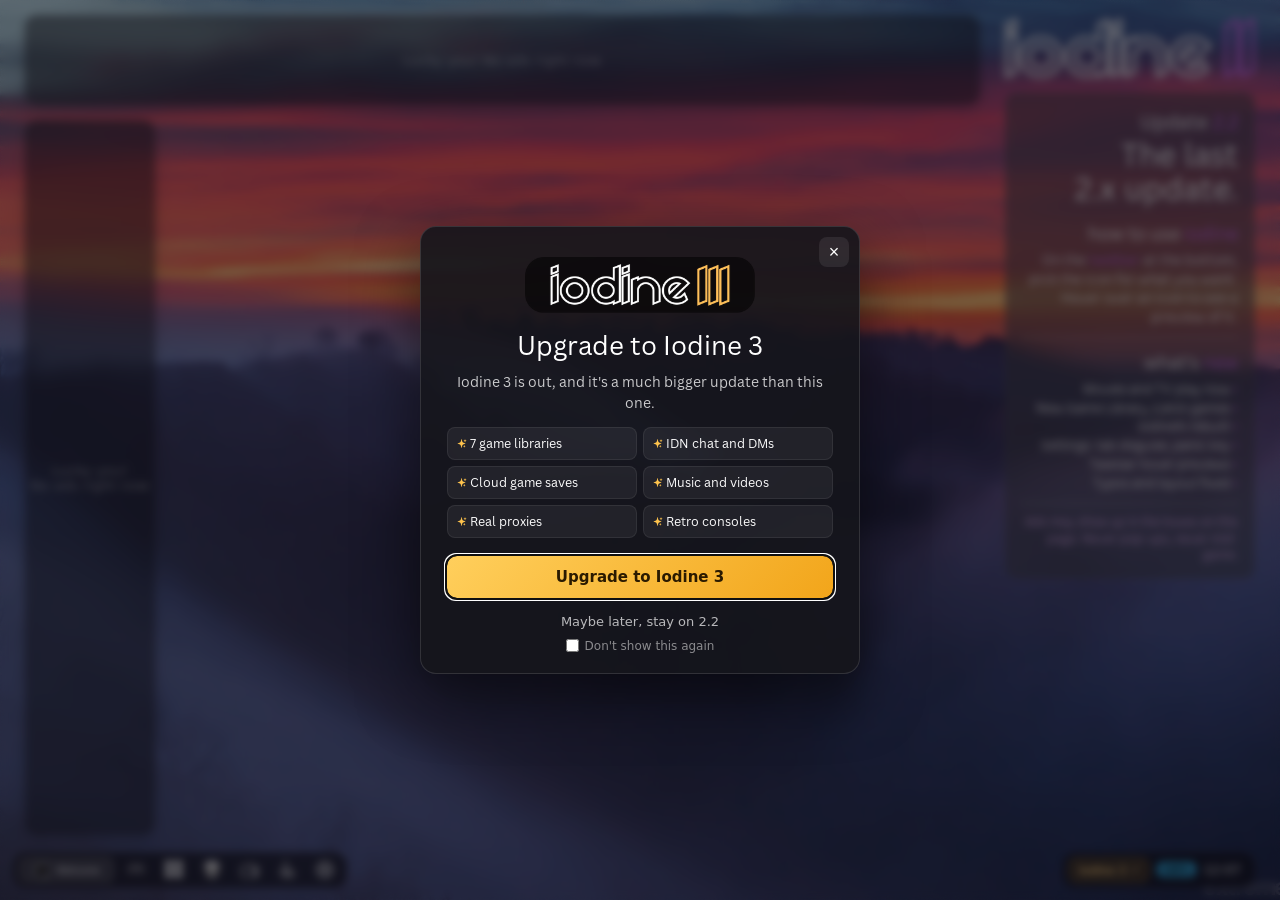
<file: Iodine 2.2/index.html>
<!DOCTYPE html>
<html lang="en">
<head>
    <meta charset="UTF-8">
    <meta name="viewport" content="width=device-width, initial-scale=1.0">
    <title>iodine II</title>
    <link rel="icon" type="image/png" href="assets/Iodine.png" id="favicon">
    <style>
        /* Iodine 2.2 - the desktop. Every app opens in the one frame in the
           middle; the taskbar picks which. */

        /* Where "Upgrade to Iodine 3" sends people is IODINE3_URL, at the
           top of the script at the bottom of this file. */
        :root {
            --accent: #cc6ce7;
            --glass: rgba(18, 18, 24, 0.65);
            --glass-edge: rgba(255, 255, 255, 0.1);
        }

        @font-face {
            font-family: 'Canva Sans';
            src: url('assets/CanvaSans-Regular.otf') format('opentype');
        }

        * { box-sizing: border-box; margin: 0; padding: 0; }

        body {
            width: 100vw;
            height: 100vh;
            overflow: hidden;
            font-family: system-ui, -apple-system, sans-serif;
            background: url('assets/background.gif') no-repeat center center / cover;
            background-color: #0b0713;
            position: relative;
        }

        /* ------------------------------------------------ top right: logo + update log */
        .logo {
            position: absolute;
            top: 18px;
            right: 25px;
            width: 250px;
            z-index: 20;
            pointer-events: none;
        }

        .update-log {
            position: absolute;
            top: 92px;
            right: 25px;
            width: 250px;
            max-height: calc(100vh - 160px);
            overflow-y: auto;
            padding: 16px 16px 14px;
            border-radius: 12px;
            background: rgba(70, 70, 78, 0.55);
            backdrop-filter: blur(10px);
            -webkit-backdrop-filter: blur(10px);
            border: 1px solid rgba(255, 255, 255, 0.08);
            color: #fff;
            font-family: 'Canva Sans', system-ui, sans-serif;
            text-align: right;
            z-index: 10;
            scrollbar-width: thin;
        }
        .update-log .version { font-size: 19px; }
        .update-log .version b { color: var(--accent); font-weight: normal; }
        .update-log h2 { font-size: 31px; font-weight: normal; line-height: 1.1; margin: 2px 0 16px; }
        .update-log h3 { font-size: 18px; font-weight: normal; margin: 12px 0 6px; }
        .update-log h3 b { color: var(--accent); font-weight: normal; }
        .update-log p { font-size: 13.5px; line-height: 1.4; }
        .update-log .hl { color: var(--accent); }
        .update-log hr { border: none; border-top: 1px dashed rgba(255,255,255,0.6); margin: 10px 0; }
        .update-log ul { list-style: none; font-size: 13px; line-height: 1.45; }
        .update-log li::after { content: ' \2022'; color: var(--accent); }
        .update-log .small { font-size: 12px; color: #e3b5f3; }

        /* ------------------------------------------------ ad boxes (homepage only) */
        .ad-space {
            background: rgba(18, 18, 24, 0.45);
            backdrop-filter: blur(8px);
            -webkit-backdrop-filter: blur(8px);
            border: 1px solid rgba(255, 255, 255, 0.08);
            border-radius: 12px;
            display: flex;
            align-items: center;
            justify-content: center;
            color: rgba(255, 255, 255, 0.5);
            font-size: 13px;
            font-weight: 500;
            text-align: center;
            letter-spacing: 0.5px;
            box-shadow: 0 4px 15px rgba(0, 0, 0, 0.2);
            pointer-events: none;
        }
        .home-ads { position: absolute; top: 15px; left: 25px; right: 300px; bottom: 65px; z-index: 5; }
        .ad-wide { position: absolute; top: 0; left: 0; right: 0; height: 90px; }
        .ad-tall { position: absolute; top: 105px; left: 0; width: 130px; bottom: 0; }

        /* ------------------------------------------------ the app frame */
        .desktop { position: absolute; inset: 0; z-index: 1; }
        #app-viewport { width: 100%; height: 100%; border: 0; display: none; background: transparent; }

        /* ------------------------------------------------ taskbar */
        .taskbar-container { position: fixed; bottom: 12.5px; left: 12.5px; z-index: 9999; }
        .status-container {
            position: fixed;
            bottom: 12.5px;
            right: 25px;
            z-index: 9999;
            gap: 8px;
            padding: 0 6px 0 6px;
            color: #fff;
            font-weight: 500;
            font-size: 13px;
        }
        .taskbar, .status-container {
            height: 36px;
            background: var(--glass);
            backdrop-filter: blur(12px);
            -webkit-backdrop-filter: blur(12px);
            border: 1px solid var(--glass-edge);
            border-radius: 13px;
            display: flex;
            align-items: center;
        }
        .taskbar { gap: 6px; padding: 0 5px; }

        .nav-btn {
            position: relative;
            display: flex;
            align-items: center;
            justify-content: center;
            background: transparent;
            border: 1px solid transparent;
            cursor: pointer;
            padding: 0 6px;
            border-radius: 8px;
            height: 26px;
            min-width: 26px;
            transition: all 0.3s cubic-bezier(0.25, 0.8, 0.25, 1);
            color: #fff;
        }
        .nav-btn img, .nav-btn svg { width: 17.8px; height: 17.8px; object-fit: contain; flex: none; }
        .nav-btn .tab-text {
            max-width: 0;
            opacity: 0;
            overflow: hidden;
            white-space: nowrap;
            transition: max-width 0.3s ease, opacity 0.2s ease, margin 0.3s ease;
            font-size: 10.6px;
            font-weight: 500;
        }
        .nav-btn:hover { background: rgba(255, 255, 255, 0.08); }
        .nav-btn:focus-visible { outline: 2px solid var(--accent); outline-offset: 1px; }
        .nav-btn.active {
            background: rgba(255, 255, 255, 0.15);
            border-color: rgba(255, 255, 255, 0.2);
            padding: 0 13px;
        }
        .nav-btn.active .tab-text { max-width: 90px; opacity: 1; margin-left: 6px; }

        /* The preview the welcome text promises: hover an icon, see what it is. */
        .preview {
            position: fixed;
            bottom: 58px;
            left: 0;
            width: 220px;
            padding: 10px 12px;
            border-radius: 12px;
            background: rgba(18, 18, 24, 0.82);
            backdrop-filter: blur(12px);
            -webkit-backdrop-filter: blur(12px);
            border: 1px solid var(--glass-edge);
            color: #fff;
            font-family: 'Canva Sans', system-ui, sans-serif;
            z-index: 10000;
            opacity: 0;
            transform: translateY(6px);
            transition: opacity 0.15s ease, transform 0.15s ease;
            pointer-events: none;
        }
        .preview.show { opacity: 1; transform: translateY(0); }
        .preview .p-title { font-size: 14px; }
        .preview .p-title b { color: var(--accent); font-weight: normal; }
        .preview .p-text { font-size: 12px; color: rgba(255,255,255,0.72); margin-top: 3px; line-height: 1.35; }

        .battery-pill {
            display: flex;
            align-items: center;
            justify-content: center;
            background: #4cd964;
            color: #000;
            font-weight: bold;
            font-size: 9.3px;
            padding: 2px 5px;
            border-radius: 5px;
            min-width: 31px;
            transition: background-color 0.5s ease;
        }
        #clock-display { padding-right: 7px; }

        .upgrade-pill {
            border: 1px solid rgba(255, 196, 77, 0.55);
            background: rgba(255, 176, 32, 0.16);
            color: #ffd27a;
            font: 600 10.5px system-ui, sans-serif;
            height: 24px;
            padding: 0 9px;
            border-radius: 8px;
            cursor: pointer;
            transition: background 0.2s ease;
        }
        .upgrade-pill:hover { background: rgba(255, 176, 32, 0.3); }

        /* ------------------------------------------------ "upgrade to iodine 3" */
        .upgrade-backdrop {
            position: fixed;
            inset: 0;
            z-index: 20000;
            display: flex;
            align-items: center;
            justify-content: center;
            background: rgba(5, 3, 10, 0.55);
            backdrop-filter: blur(4px);
            -webkit-backdrop-filter: blur(4px);
            opacity: 0;
            pointer-events: none;
            transition: opacity 0.25s ease;
        }
        .upgrade-backdrop.show { opacity: 1; pointer-events: auto; }
        .upgrade-card {
            position: relative;
            width: min(440px, calc(100vw - 32px));
            padding: 26px 26px 20px;
            border-radius: 16px;
            background: rgba(22, 22, 28, 0.9);
            border: 1px solid rgba(255, 255, 255, 0.12);
            box-shadow: 0 20px 60px rgba(0, 0, 0, 0.55);
            color: #fff;
            font-family: 'Canva Sans', system-ui, sans-serif;
            text-align: center;
            transform: translateY(12px) scale(0.98);
            transition: transform 0.25s ease;
        }
        .upgrade-backdrop.show .upgrade-card { transform: none; }
        .upgrade-card img { width: 230px; max-width: 80%; display: block; margin: 4px auto 14px; }
        .upgrade-card h2 { font-size: 26px; font-weight: normal; margin-bottom: 8px; }
        .upgrade-card p { font-size: 14px; line-height: 1.5; color: rgba(255,255,255,0.78); }
        .upgrade-card ul {
            list-style: none;
            margin: 14px 0 18px;
            display: grid;
            grid-template-columns: 1fr 1fr;
            gap: 6px;
            font-size: 12.5px;
            text-align: left;
        }
        .upgrade-card li {
            padding: 7px 9px;
            border-radius: 8px;
            background: rgba(255, 255, 255, 0.06);
            border: 1px solid rgba(255, 255, 255, 0.07);
        }
        .upgrade-card li::before { content: '\2726  '; color: #ffc44d; }
        .upgrade-go {
            display: block;
            width: 100%;
            padding: 12px;
            border: none;
            border-radius: 10px;
            background: linear-gradient(135deg, #ffcf5c, #f2a51a);
            color: #2a1a00;
            font: 700 15px system-ui, sans-serif;
            cursor: pointer;
            text-decoration: none;
            transition: filter 0.2s ease, transform 0.2s ease;
        }
        .upgrade-go:hover { filter: brightness(1.07); transform: translateY(-1px); }
        .upgrade-later {
            margin-top: 10px;
            background: none;
            border: none;
            color: rgba(255,255,255,0.7);
            font: 500 13px system-ui, sans-serif;
            cursor: pointer;
            padding: 6px 10px;
        }
        .upgrade-later:hover { color: #fff; text-decoration: underline; }
        .upgrade-never {
            display: flex;
            align-items: center;
            justify-content: center;
            gap: 6px;
            margin-top: 4px;
            font: 12px system-ui, sans-serif;
            color: rgba(255,255,255,0.5);
            cursor: pointer;
        }
        .upgrade-x {
            position: absolute;
            top: 10px;
            right: 10px;
            width: 30px;
            height: 30px;
            border-radius: 8px;
            border: none;
            background: rgba(255,255,255,0.08);
            color: #fff;
            font-size: 18px;
            line-height: 1;
            cursor: pointer;
        }
        .upgrade-x:hover { background: rgba(255,255,255,0.18); }

        @media (max-width: 900px) {
            .home-ads { display: none !important; }
        }
    </style>
</head>

<body>

    <img class="logo" src="assets/Iodine.png" alt="iodine II">

    <!-- The update log. This is the text that used to be a picture
         (Update1.png) - it is real text now, so it can be fixed without
         opening an image editor. -->
    <section class="update-log" id="welcome-container" aria-label="Update log">
        <div class="version">Update <b>2.2</b></div>
        <h2>The last<br>2.x update.</h2>

        <h3>how to use <b>iodine</b></h3>
        <p>On the <span class="hl">taskbar</span> at the bottom, pick the icon for what you want.
           Hover over an icon to see a preview of it.</p>

        <hr>
        <h3>what's <b>new</b></h3>
        <ul>
            <li>Movies and TV play now</li>
            <li>New Game Library, 2,800 games</li>
            <li>iodineAi rebuilt</li>
            <li>Settings: tab disguise, panic key</li>
            <li>Taskbar hover previews</li>
            <li>Typos and layout fixed</li>
        </ul>

        <hr>
        <p class="small">Ads may show up in the boxes on this page. Never pop-ups, never mid-game.</p>
    </section>

    <div id="homepage-ads" class="home-ads">
        <div class="ad-space ad-wide">Lucky you! No ads right now</div>
        <div class="ad-space ad-tall">Lucky you!<br>No ads right now</div>
    </div>

    <div class="desktop">
        <iframe id="app-viewport" title="Iodine app" allow="fullscreen; autoplay; clipboard-write; gamepad"></iframe>
    </div>

    <div class="taskbar-container">
        <nav class="taskbar" aria-label="Taskbar">
            <button class="nav-btn active" data-app="welcome" data-desc="The homepage, with the update log.">
                <img src="assets/welcome.png" alt=""><span class="tab-text">Welcome</span>
            </button>
            <button class="nav-btn" data-app="assets/games.html" data-desc="The new Game Library, Old Reliable, and the way to Iodine 3's libraries.">
                <img src="assets/games.png" alt=""><span class="tab-text">Games</span>
            </button>
            <button class="nav-btn" data-app="assets/apps.html" data-desc="iodineAi and NautilusOS.">
                <img src="assets/apps.png" alt=""><span class="tab-text">Apps</span>
            </button>
            <button class="nav-btn" data-app="assets/movies.html" data-desc="Paste a movie's IMDb ID and watch.">
                <img src="assets/movies.png" alt=""><span class="tab-text">Movies</span>
            </button>
            <button class="nav-btn" data-app="assets/tv.html" data-desc="Same as Movies, plus season and episode.">
                <img src="assets/tv.png" alt=""><span class="tab-text">TV</span>
            </button>
            <button class="nav-btn" data-app="assets/proxy.html" data-desc="Helios, Sandstone and Corrosion, with fullscreen.">
                <img src="assets/proxy.png" alt=""><span class="tab-text">Proxy</span>
            </button>
            <button class="nav-btn" data-app="assets/settings.html" data-desc="Tab disguise, panic key, about:blank, clock.">
                <svg viewBox="0 0 24 24" fill="none" stroke="#fff" stroke-width="2" stroke-linecap="round" stroke-linejoin="round" aria-hidden="true"><circle cx="12" cy="12" r="3"/><path d="M19.4 15a1.65 1.65 0 0 0 .33 1.82l.06.06a2 2 0 1 1-2.83 2.83l-.06-.06a1.65 1.65 0 0 0-1.82-.33 1.65 1.65 0 0 0-1 1.51V21a2 2 0 1 1-4 0v-.09A1.65 1.65 0 0 0 9 19.4a1.65 1.65 0 0 0-1.82.33l-.06.06a2 2 0 1 1-2.83-2.83l.06-.06A1.65 1.65 0 0 0 4.68 15a1.65 1.65 0 0 0-1.51-1H3a2 2 0 1 1 0-4h.09A1.65 1.65 0 0 0 4.6 9a1.65 1.65 0 0 0-.33-1.82l-.06-.06a2 2 0 1 1 2.83-2.83l.06.06A1.65 1.65 0 0 0 9 4.68a1.65 1.65 0 0 0 1-1.51V3a2 2 0 1 1 4 0v.09a1.65 1.65 0 0 0 1 1.51 1.65 1.65 0 0 0 1.82-.33l.06-.06a2 2 0 1 1 2.83 2.83l-.06.06A1.65 1.65 0 0 0 19.4 9a1.65 1.65 0 0 0 1.51 1H21a2 2 0 1 1 0 4h-.09a1.65 1.65 0 0 0-1.51 1z"/></svg>
                <span class="tab-text">Settings</span>
            </button>
        </nav>
    </div>

    <div class="preview" id="preview" aria-hidden="true">
        <div class="p-title" id="preview-title"></div>
        <div class="p-text" id="preview-text"></div>
    </div>

    <div class="status-container">
        <button class="upgrade-pill" id="upgrade-pill" title="Iodine 3 is out">Iodine 3 &#8599;</button>
        <div id="battery-display" class="battery-pill">--%</div>
        <div id="clock-display">--:--</div>
    </div>

    <!-- "Upgrade to Iodine 3". Click the X, "Maybe later", the dark area
         around it, or press Esc to close it. -->
    <div class="upgrade-backdrop" id="upgrade" role="dialog" aria-modal="true" aria-labelledby="upgrade-title">
        <div class="upgrade-card">
            <button class="upgrade-x" id="upgrade-x" aria-label="Close">&times;</button>
            <img src="assets/iodine3.png" alt="iodine III">
            <h2 id="upgrade-title">Upgrade to Iodine 3</h2>
            <p>Iodine 3 is out, and it's a much bigger update than this one.</p>
            <ul>
                <li>7 game libraries</li>
                <li>IDN chat and DMs</li>
                <li>Cloud game saves</li>
                <li>Music and videos</li>
                <li>Real proxies</li>
                <li>Retro consoles</li>
            </ul>
            <a class="upgrade-go" id="upgrade-go" href="#" target="_blank" rel="noopener">Upgrade to Iodine 3</a>
            <button class="upgrade-later" id="upgrade-later">Maybe later, stay on 2.2</button>
            <label class="upgrade-never"><input type="checkbox" id="upgrade-never"> Don't show this again</label>
        </div>
    </div>

    <script>
    (function () {
        'use strict';

        /* ------------------------------------------------------------ settings */
        var IODINE3_URL = 'https://uiwrwedby83.wasmer.app/';
        window.IODINE3_URL = IODINE3_URL;

        function load(key, fallback) {
            try {
                var raw = localStorage.getItem('iodine22_' + key);
                return raw === null ? fallback : JSON.parse(raw);
            } catch (e) { return fallback; }
        }
        function save(key, value) {
            try { localStorage.setItem('iodine22_' + key, JSON.stringify(value)); } catch (e) {}
        }

        var settings = load('settings', {});
        function setting(name, fallback) { return settings[name] === undefined ? fallback : settings[name]; }

        /* ------------------------------------------------------------ taskbar */
        var buttons = document.querySelectorAll('.nav-btn');
        var viewport = document.getElementById('app-viewport');
        var welcome = document.getElementById('welcome-container');
        var logo = document.querySelector('.logo');
        var ads = document.getElementById('homepage-ads');

        function open(app) {
            buttons.forEach(function (b) { b.classList.toggle('active', b.getAttribute('data-app') === app); });
            var home = app === 'welcome';
            welcome.style.display = home ? '' : 'none';
            logo.style.display = home ? '' : 'none';
            ads.style.display = home ? '' : 'none';
            if (home) {
                viewport.style.display = 'none';
                viewport.src = 'about:blank';
            } else {
                viewport.src = app;
                viewport.style.display = 'block';
            }
        }
        window.iodineOpen = open;

        buttons.forEach(function (btn) {
            btn.addEventListener('click', function () {
                if (btn.classList.contains('active')) return;
                open(btn.getAttribute('data-app'));
            });
        });

        /* Hover preview. */
        var preview = document.getElementById('preview');
        var pTitle = document.getElementById('preview-title');
        var pText = document.getElementById('preview-text');
        var hideTimer = null;
        buttons.forEach(function (btn) {
            btn.addEventListener('mouseenter', function () {
                clearTimeout(hideTimer);
                var name = btn.querySelector('.tab-text').textContent;
                pTitle.innerHTML = '';
                var b = document.createElement('b');
                b.textContent = name;
                pTitle.appendChild(b);
                pText.textContent = btn.getAttribute('data-desc') || '';
                var r = btn.getBoundingClientRect();
                preview.style.left = Math.max(8, Math.min(window.innerWidth - 228, r.left + r.width / 2 - 110)) + 'px';
                preview.classList.add('show');
            });
            btn.addEventListener('mouseleave', function () {
                hideTimer = setTimeout(function () { preview.classList.remove('show'); }, 80);
            });
        });

        /* ------------------------------------------------------------ clock + battery */
        function updateClock() {
            var now = new Date();
            var h = now.getHours();
            var m = String(now.getMinutes()).padStart(2, '0');
            var text;
            if (setting('clock24', false)) {
                text = String(h).padStart(2, '0') + ':' + m;
            } else {
                text = (h % 12 || 12) + ':' + m;
            }
            document.getElementById('clock-display').textContent = text;
        }
        setInterval(updateClock, 1000);
        updateClock();

        var pill = document.getElementById('battery-display');
        if (navigator.getBattery) {
            navigator.getBattery().then(function (battery) {
                function updateBattery() {
                    var level = Math.round(battery.level * 100);
                    pill.textContent = level + '%';
                    pill.title = battery.charging ? 'Charging' : '';
                    if (battery.charging) pill.style.backgroundColor = '#34aadc';
                    else if (level <= 20) pill.style.backgroundColor = '#ff3b30';
                    else if (level <= 50) pill.style.backgroundColor = '#ffcc00';
                    else pill.style.backgroundColor = '#4cd964';
                }
                updateBattery();
                battery.addEventListener('levelchange', updateBattery);
                battery.addEventListener('chargingchange', updateBattery);
            }).catch(function () { pill.style.display = 'none'; });
        } else {
            pill.style.display = 'none';           /* better nothing than a made-up 100% */
        }

        /* ------------------------------------------------------------ tab disguise */
        var realTitle = document.title;
        var favicon = document.getElementById('favicon');
        var realIcon = favicon.href;
        /* A plain grey page icon - no real company's logo. */
        var PLAIN_ICON = 'data:image/svg+xml,' + encodeURIComponent(
            '<svg xmlns="http://www.w3.org/2000/svg" viewBox="0 0 32 32"><rect x="6" y="3" width="20" height="26" rx="3" fill="#8a8f98"/>' +
            '<rect x="10" y="10" width="12" height="2" fill="#fff"/><rect x="10" y="15" width="12" height="2" fill="#fff"/><rect x="10" y="20" width="8" height="2" fill="#fff"/></svg>');

        function applyCloak() {
            var title = setting('cloakTitle', '');
            document.title = title || realTitle;
            favicon.href = title ? PLAIN_ICON : realIcon;
        }

        /* ------------------------------------------------------------ panic key */
        function panic(e) {
            var key = setting('panicKey', '');
            if (!key || e.key !== key) return;
            var t = e.target;
            if (t && (t.tagName === 'INPUT' || t.tagName === 'TEXTAREA' || t.isContentEditable)) return;
            e.preventDefault();
            var url = setting('panicUrl', 'https://classroom.google.com');
            try { window.top.location.replace(url); } catch (err) { window.location.replace(url); }
        }
        document.addEventListener('keydown', panic);

        /* Keys pressed inside an app go to the app's page, not this one, so
           the panic key is listened for in there too (and in any frames the
           app has, like a game inside the Game Library). */
        function hookFrame(win) {
            try {
                if (!win || win.__iodinePanic) return;
                win.__iodinePanic = true;
                win.document.addEventListener('keydown', panic);
                var inner = win.document.querySelectorAll('iframe');
                for (var i = 0; i < inner.length; i++) {
                    inner[i].addEventListener('load', function (ev) { hookFrame(ev.target.contentWindow); });
                    hookFrame(inner[i].contentWindow);
                }
            } catch (err) { /* another site's page - can't reach in, that's fine */ }
        }
        viewport.addEventListener('load', function () { hookFrame(viewport.contentWindow); });
        window.iodineHookFrame = hookFrame;

        /* Settings page calls this after saving. */
        window.iodineApplySettings = function () {
            settings = load('settings', {});
            applyCloak();
            updateClock();
        };
        applyCloak();

        /* ------------------------------------------------------------ upgrade prompt */
        var up = document.getElementById('upgrade');
        var goLink = document.getElementById('upgrade-go');
        var never = document.getElementById('upgrade-never');
        goLink.href = IODINE3_URL;

        function showUpgrade() {
            never.checked = !!load('hideUpgrade', false);
            up.classList.add('show');
            setTimeout(function () { goLink.focus(); }, 50);
        }
        function closeUpgrade() {
            up.classList.remove('show');
            save('hideUpgrade', never.checked);
        }
        window.iodineShowUpgrade = showUpgrade;

        document.getElementById('upgrade-x').addEventListener('click', closeUpgrade);
        document.getElementById('upgrade-later').addEventListener('click', closeUpgrade);
        goLink.addEventListener('click', function () { setTimeout(closeUpgrade, 100); });
        up.addEventListener('click', function (e) { if (e.target === up) closeUpgrade(); });
        document.addEventListener('keydown', function (e) {
            if (e.key === 'Escape' && up.classList.contains('show')) closeUpgrade();
        });
        document.getElementById('upgrade-pill').addEventListener('click', showUpgrade);

        if (!load('hideUpgrade', false)) setTimeout(showUpgrade, 700);
    })();
    </script>
</body>
</html>
</file>
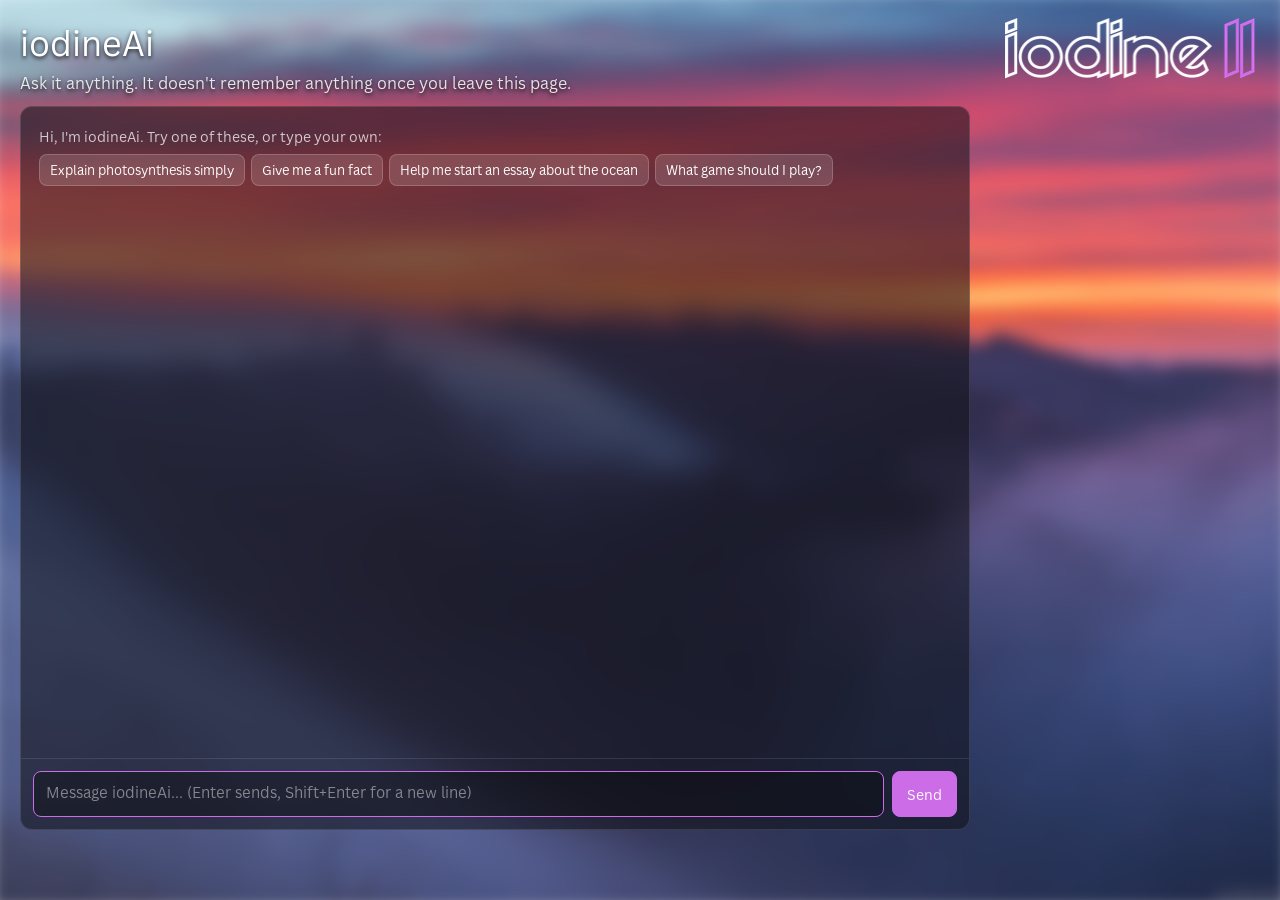
<file: Iodine 2.2/assets/ai.html>
<!DOCTYPE html>
<html lang="en">
<head>
<meta charset="UTF-8">
<title>iodineAi</title>
<link rel="stylesheet" href="app.css">
<style>
  .chat {
    position: absolute;
    top: 86px; left: 0; right: 290px; bottom: 70px;
    display: flex; flex-direction: column;
    text-shadow: none;
  }
  .log { flex: 1; overflow-y: auto; padding: 16px; display: flex; flex-direction: column; gap: 10px; scrollbar-width: thin; }
  .msg { max-width: 78%; padding: 10px 13px; border-radius: 12px; font-size: 15px; line-height: 1.45; white-space: pre-wrap; word-wrap: break-word; }
  .msg.me { align-self: flex-end; background: var(--accent); border-bottom-right-radius: 4px; }
  .msg.ai { align-self: flex-start; background: rgba(255,255,255,.13); border: 1px solid rgba(255,255,255,.12); border-bottom-left-radius: 4px; }
  .msg.ai code { background: rgba(0,0,0,.35); padding: 1px 5px; border-radius: 4px; font-family: ui-monospace, monospace; font-size: 13px; }
  .msg.ai pre { background: rgba(0,0,0,.4); padding: 10px; border-radius: 8px; overflow-x: auto; white-space: pre; margin: 6px 0; }
  .msg.ai pre code { background: none; padding: 0; }
  .msg.err { align-self: flex-start; background: rgba(255,59,48,.18); border: 1px solid rgba(255,59,48,.4); }
  .typing span { display: inline-block; width: 7px; height: 7px; margin: 0 2px; border-radius: 50%; background: #fff; opacity: .4; animation: blink 1s infinite; }
  .typing span:nth-child(2) { animation-delay: .15s; } .typing span:nth-child(3) { animation-delay: .3s; }
  @keyframes blink { 50% { opacity: 1; } }
  .ask { display: flex; gap: 8px; padding: 12px; border-top: 1px solid rgba(255,255,255,.1); }
  .ask textarea { flex: 1; resize: none; height: 46px; max-height: 140px; font-size: 15px; }
  .hello { color: rgba(255,255,255,.75); font-size: 14px; padding: 4px 2px; }
  .chips { display: flex; flex-wrap: wrap; gap: 6px; margin-top: 8px; }
  .chips .btn { font-size: 13px; padding: 6px 10px; }
  @media (max-width: 800px) { .chat { right: 0; } }
</style>
</head>
<body>
<img class="top-right-center" src="Iodine.png" alt="">
<div class="bg-img"></div>
<div class="content" style="overflow:hidden">
  <h1>iodineAi</h1>
  <p>Ask it anything. It doesn't remember anything once you leave this page.</p>

  <div class="chat panel">
    <div class="log" id="log">
      <div class="hello">Hi, I'm iodineAi. Try one of these, or type your own:
        <div class="chips">
          <button class="btn chip">Explain photosynthesis simply</button>
          <button class="btn chip">Give me a fun fact</button>
          <button class="btn chip">Help me start an essay about the ocean</button>
          <button class="btn chip">What game should I play?</button>
        </div>
      </div>
    </div>
    <form class="ask" id="ask">
      <textarea class="field" id="input" placeholder="Message iodineAi... (Enter sends, Shift+Enter for a new line)" aria-label="Message"></textarea>
      <button class="btn primary" id="send" type="submit">Send</button>
    </form>
  </div>
</div>

<script>
(function () {
  'use strict';

  /* ---------------------------------------------------------------- routes
     The old iodineAi used one private server that stopped answering,
     which is why it only worked "50/50". This one has three ways to
     answer and uses the first that works:

       1. YOUR KEY, if you fill in OWNER below (OpenRouter, Groq and
          OpenAI all work - anything "OpenAI-compatible"). Put a spend
          limit on it: anyone can read this file.
       2. A FREE SERVICE, no key. Free services come and go - this one
          started refusing some browsers in 2026 - so it is not relied on.
       3. ON THE DEVICE. A small model downloads once (about 400 MB) and
          runs inside the browser. Asks first, because that is big. Needs
          Chrome or Edge (WebGPU). After that nothing can block it.       */
  var OWNER = {
    endpoint: '',          /* e.g. 'https://openrouter.ai/api/v1/chat/completions' */
    key: '',
    model: 'meta-llama/llama-3.3-70b-instruct:free'
  };
  var ENDPOINT = 'https://text.pollinations.ai/openai';
  var WEBLLM_URL = 'https://cdn.jsdelivr.net/npm/@mlc-ai/web-llm@0.2.79/+esm';
  var LOCAL_MODEL = 'Qwen2.5-0.5B-Instruct-q4f16_1-MLC';
  var SYSTEM = 'You are iodineAi, a friendly assistant inside Iodine 2.2, a website students use. ' +
               'Keep answers short and clear unless asked for detail. Use simple language. ' +
               'For homework, explain how to get the answer rather than only giving it.';

  var log = document.getElementById('log');
  var input = document.getElementById('input');
  var send = document.getElementById('send');
  var history = [];
  var busy = false;

  function esc(s) { return s.replace(/[&<>"]/g, function (c) { return { '&': '&amp;', '<': '&lt;', '>': '&gt;', '"': '&quot;' }[c]; }); }

  /* Just enough formatting: code blocks, `code`, **bold**. Everything is
     escaped first, so nothing the AI says can run as code on this page. */
  function format(text) {
    var out = esc(text);
    out = out.replace(/```[a-z0-9]*\n?([\s\S]*?)```/gi, function (_, code) { return '<pre><code>' + code + '</code></pre>'; });
    out = out.replace(/`([^`\n]+)`/g, '<code>$1</code>');
    out = out.replace(/\*\*([^*\n]+)\*\*/g, '<b>$1</b>');
    return out;
  }

  function add(kind, text) {
    var d = document.createElement('div');
    d.className = 'msg ' + kind;
    if (kind === 'ai') d.innerHTML = format(text); else d.textContent = text;
    log.appendChild(d);
    log.scrollTop = log.scrollHeight;
    return d;
  }

  function typing() {
    var d = document.createElement('div');
    d.className = 'msg ai typing';
    d.innerHTML = '<span></span><span></span><span></span>';
    log.appendChild(d);
    log.scrollTop = log.scrollHeight;
    return d;
  }

  function withTimeout(ms) {
    var ctl = window.AbortController ? new AbortController() : null;
    var timer = setTimeout(function () { if (ctl) ctl.abort(); }, ms);
    return { signal: ctl ? ctl.signal : undefined, done: function () { clearTimeout(timer); } };
  }
  function messages() { return [{ role: 'system', content: SYSTEM }].concat(history.slice(-12)); }
  function readReply(text) {
    var reply = '';
    try {
      var j = JSON.parse(text);
      reply = (((j.choices || [])[0] || {}).message || {}).content || '';
    } catch (e) { reply = text; }
    reply = String(reply || '').trim();
    if (!reply || /turnstile|api key|budget|unauthori[sz]ed/i.test(reply.slice(0, 200))) throw new Error('no answer');
    return reply;
  }

  function askOwner() {
    if (!OWNER.endpoint || !OWNER.key) return Promise.reject(new Error('no key set'));
    var t = withTimeout(45000);
    return fetch(OWNER.endpoint, {
      method: 'POST',
      headers: { 'Content-Type': 'application/json', 'Authorization': 'Bearer ' + OWNER.key },
      body: JSON.stringify({ model: OWNER.model, messages: messages() }),
      signal: t.signal
    }).then(function (r) { if (!r.ok) throw new Error('HTTP ' + r.status); return r.text(); })
      .then(function (x) { t.done(); return readReply(x); }, function (e) { t.done(); throw e; });
  }

  function askFree() {
    var t = withTimeout(30000);
    return fetch(ENDPOINT, {
      method: 'POST',
      headers: { 'Content-Type': 'application/json' },
      body: JSON.stringify({ model: 'openai', messages: messages(), private: true }),
      signal: t.signal
    }).then(function (r) { if (!r.ok) throw new Error('HTTP ' + r.status); return r.text(); })
      .then(function (x) { t.done(); return readReply(x); }, function (e) { t.done(); throw e; });
  }

  var local = { engine: null, loading: null, allowed: false };
  function loadLocal(onProgress) {
    if (local.engine) return Promise.resolve(local.engine);
    if (local.loading) return local.loading;
    if (!navigator.gpu) {
      return Promise.reject(new Error('This browser can’t run the on-device model (it needs WebGPU: Chrome or Edge).'));
    }
    local.loading = import(WEBLLM_URL).then(function (mod) {
      return mod.CreateMLCEngine(LOCAL_MODEL, {
        initProgressCallback: function (p) { if (onProgress) onProgress((p && p.text) || ''); }
      });
    }).then(function (engine) {
      local.engine = engine;
      local.loading = null;
      try { localStorage.setItem('iodine22_ai_local', '1'); } catch (e) {}
      return engine;
    }, function (err) { local.loading = null; throw err; });
    return local.loading;
  }
  function askLocal(onProgress) {
    return loadLocal(onProgress).then(function (engine) {
      return engine.chat.completions.create({ messages: messages() });
    }).then(function (res) {
      return String(((res.choices || [])[0] || {}).message && res.choices[0].message.content || '').trim();
    });
  }
  /* Once someone has downloaded the model, it is on their computer, so
     later visits can go straight to it without asking again. */
  try { local.allowed = localStorage.getItem('iodine22_ai_local') === '1'; } catch (e) {}

  function ask(question, onProgress, localOnly) {
    if (localOnly) return askLocal(onProgress);
    return askOwner().catch(askFree).catch(function () {
      if (local.allowed || local.engine) return askLocal(onProgress);
      var e = new Error('need-local');
      throw e;
    });
  }

  function offerLocal(question) {
    var d = document.createElement('div');
    d.className = 'msg ai';
    d.innerHTML = 'The free AI service didn’t answer (it may be blocked or busy). ' +
      'iodineAi can run <b>on your computer</b> instead: a small model downloads once, about 400 MB, ' +
      'then works even if every AI site is blocked. Needs Chrome or Edge.' +
      '<div class="chips"><button class="btn primary">Download it and answer</button><button class="btn">Not now</button></div>';
    log.appendChild(d);
    log.scrollTop = log.scrollHeight;
    var btns = d.querySelectorAll('button');
    btns[1].addEventListener('click', function () { d.remove(); });
    btns[0].addEventListener('click', function () {
      d.remove();
      local.allowed = true;
      history.push({ role: 'user', content: question });
      run(question, true);
    });
  }

  function run(text, localOnly) {
    busy = true;
    send.disabled = true;
    var dots = typing();
    var progress = null;
    function onProgress(t) {
      if (!progress) { progress = add('ai', ''); progress.classList.add('typing-text'); }
      progress.textContent = 'Setting up the on-device model: ' + t;
      log.scrollTop = log.scrollHeight;
    }
    ask(text, onProgress, localOnly).then(function (answer) {
      dots.remove();
      if (progress) progress.remove();
      add('ai', answer);
      history.push({ role: 'assistant', content: answer });
    }).catch(function (err) {
      dots.remove();
      if (progress) progress.remove();
      history.pop();
      if (err && err.message === 'need-local') { offerLocal(text); return; }
      var m = (err && err.message) || '';
      add('err', /GPU/i.test(m)
        ? 'This computer can’t run the on-device model (it needs WebGPU: Chrome or Edge on a computer with graphics support). The free service might be back later.'
        : 'iodineAi couldn’t answer just now. Try again in a moment.');
    }).then(function () {
      busy = false;
      send.disabled = false;
      input.focus();
    });
  }

  function submit(text) {
    text = (text || '').trim();
    if (!text || busy) return;
    input.value = '';
    var hello = log.querySelector('.hello');
    if (hello) hello.remove();
    add('me', text);
    history.push({ role: 'user', content: text });
    run(text);
  }

  document.getElementById('ask').addEventListener('submit', function (e) { e.preventDefault(); submit(input.value); });
  input.addEventListener('keydown', function (e) {
    if (e.key === 'Enter' && !e.shiftKey) { e.preventDefault(); submit(input.value); }
  });
  input.addEventListener('input', function () {
    input.style.height = '46px';
    input.style.height = Math.min(140, input.scrollHeight) + 'px';
  });
  Array.prototype.forEach.call(document.querySelectorAll('.chip'), function (b) {
    b.addEventListener('click', function () { submit(b.textContent); });
  });
  input.focus();
})();
</script>
</body>
</html>
</file>
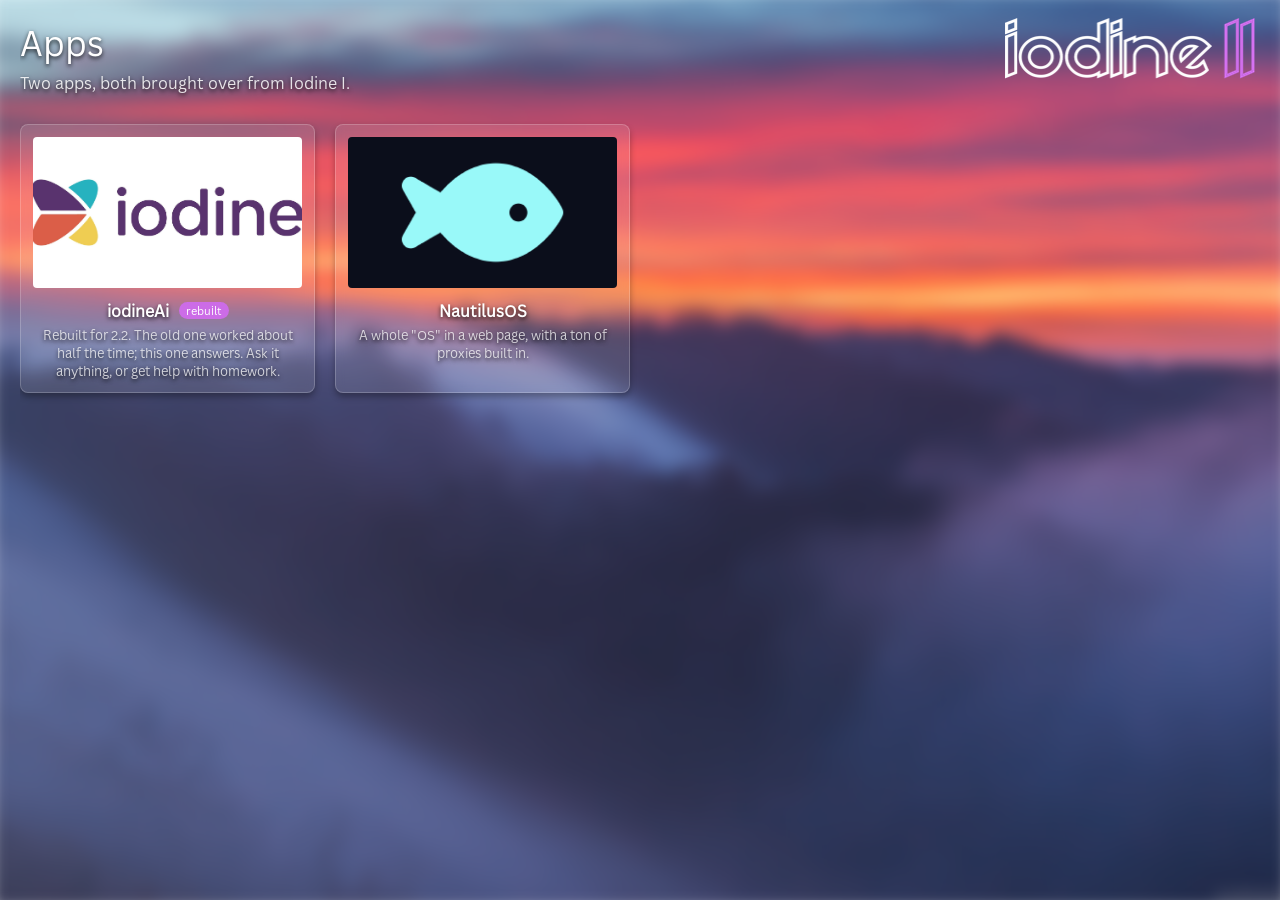
<file: Iodine 2.2/assets/apps.html>
<!DOCTYPE html>
<html lang="en">
<head>
<meta charset="UTF-8">
<title>Apps</title>
<link rel="stylesheet" href="app.css">
</head>
<body>
<img class="top-right-center" src="Iodine.png" alt="">
<div class="bg-img"></div>
<div class="content">
  <h1>Apps</h1>
  <p>Two apps, both brought over from Iodine I.</p>

  <div class="grid-container">
    <a href="ai.html" class="game-link">
      <div class="game-box">
        <img src="iodineai.png" alt="">
        <div class="title">iodineAi <span class="badge">rebuilt</span></div>
        <div class="caption">Rebuilt for 2.2. The old one worked about half the time; this one answers. Ask it anything, or get help with homework.</div>
      </div>
    </a>
    <a href="nautlus.html" class="game-link">
      <div class="game-box">
        <img src="nautilus.png" alt="">
        <div class="title">NautilusOS</div>
        <div class="caption">A whole "OS" in a web page, with a ton of proxies built in.</div>
      </div>
    </a>
  </div>
</div>
</body>
</html>
</file>
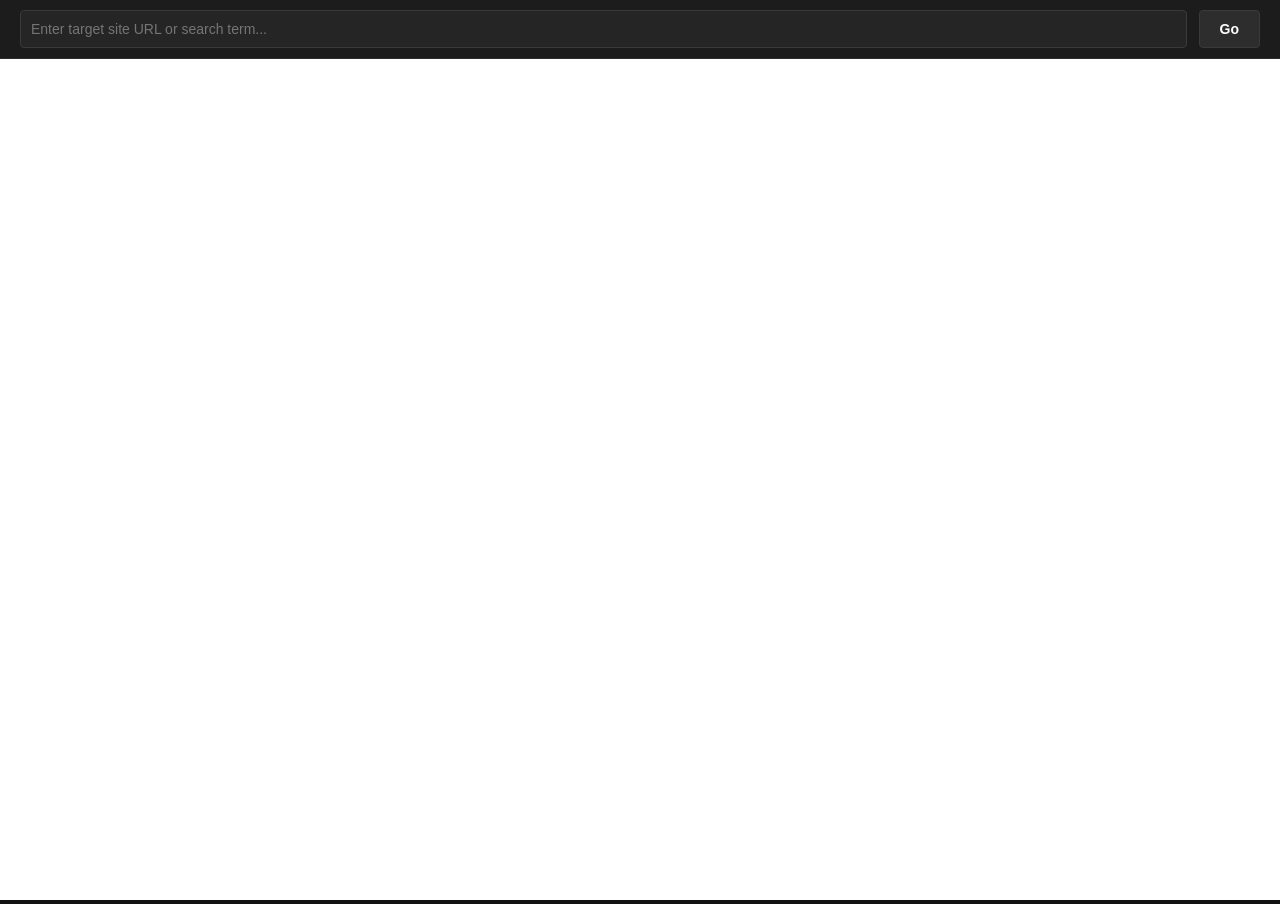
<file: Iodine 2.2/assets/corrosion.html>
<!DOCTYPE html>
<html lang="en">
<head>
    <meta charset="UTF-8">
    <meta name="viewport" content="width=device-width, initial-scale=1.0">
    <title>Corrosion Portal</title>
    <style>
        body, html {
            margin: 0;
            padding: 0;
            width: 100%;
            height: 100%;
            background-color: #121212;
            color: #ffffff;
            font-family: sans-serif;
            display: flex;
            flex-direction: column;
            overflow: hidden;
        }
        .nav-bar {
            background-color: #1c1c1c;
            padding: 10px 20px;
            display: flex;
            gap: 12px;
            align-items: center;
            border-bottom: 1px solid #2d2d2d;
        }
        input[type="text"] {
            flex: 1;
            padding: 10px;
            border: 1px solid #3a3a3a;
            border-radius: 4px;
            background-color: #252525;
            color: #ffffff;
            font-size: 14px;
            outline: none;
        }
        input[type="text"]:focus {
            border-color: #555;
        }
        button {
            padding: 10px 20px;
            background-color: #2d2d2d;
            color: #ffffff;
            border: 1px solid #3a3a3a;
            border-radius: 4px;
            cursor: pointer;
            font-size: 14px;
            font-weight: bold;
        }
        button:hover {
            background-color: #3d3d3d;
            border-color: #4a4a4a;
        }
        .frame-container {
            flex: 1;
            width: 100%;
            height: 100%;
            background: #000;
            position: relative;
        }
        iframe {
            width: 100%;
            height: 100%;
            border: none;
            background: #ffffff;
        }
    </style>
</head>
<body>

    <div class="nav-bar">
        <input type="text" id="urlInput" placeholder="Enter target site URL or search term...">
        <button id="surfBtn">Go</button>
    </div>

    <div class="frame-container">
        <iframe id="proxyFrame" sandbox="allow-scripts allow-same-origin allow-forms allow-popups allow-pointer-lock"></iframe>
    </div>

    <script>
        const urlInput = document.getElementById('urlInput');
        const surfBtn = document.getElementById('surfBtn');
        const proxyFrame = document.getElementById('proxyFrame');

        function launchUrl() {
            let target = urlInput.value.trim();
            if (!target) return;

            if (!target.startsWith('http://') && !target.startsWith('https://')) {
                if (target.includes('.') && !target.includes(' ')) {
                    target = 'https://' + target;
                } else {
                    target = 'https://google.com' + encodeURIComponent(target);
                }
            }

            proxyFrame.src = target;
        }

        surfBtn.addEventListener('click', launchUrl);
        urlInput.addEventListener('keypress', (e) => {
            if (e.key === 'Enter') launchUrl();
        });
    </script>
</body>
</html>
</file>
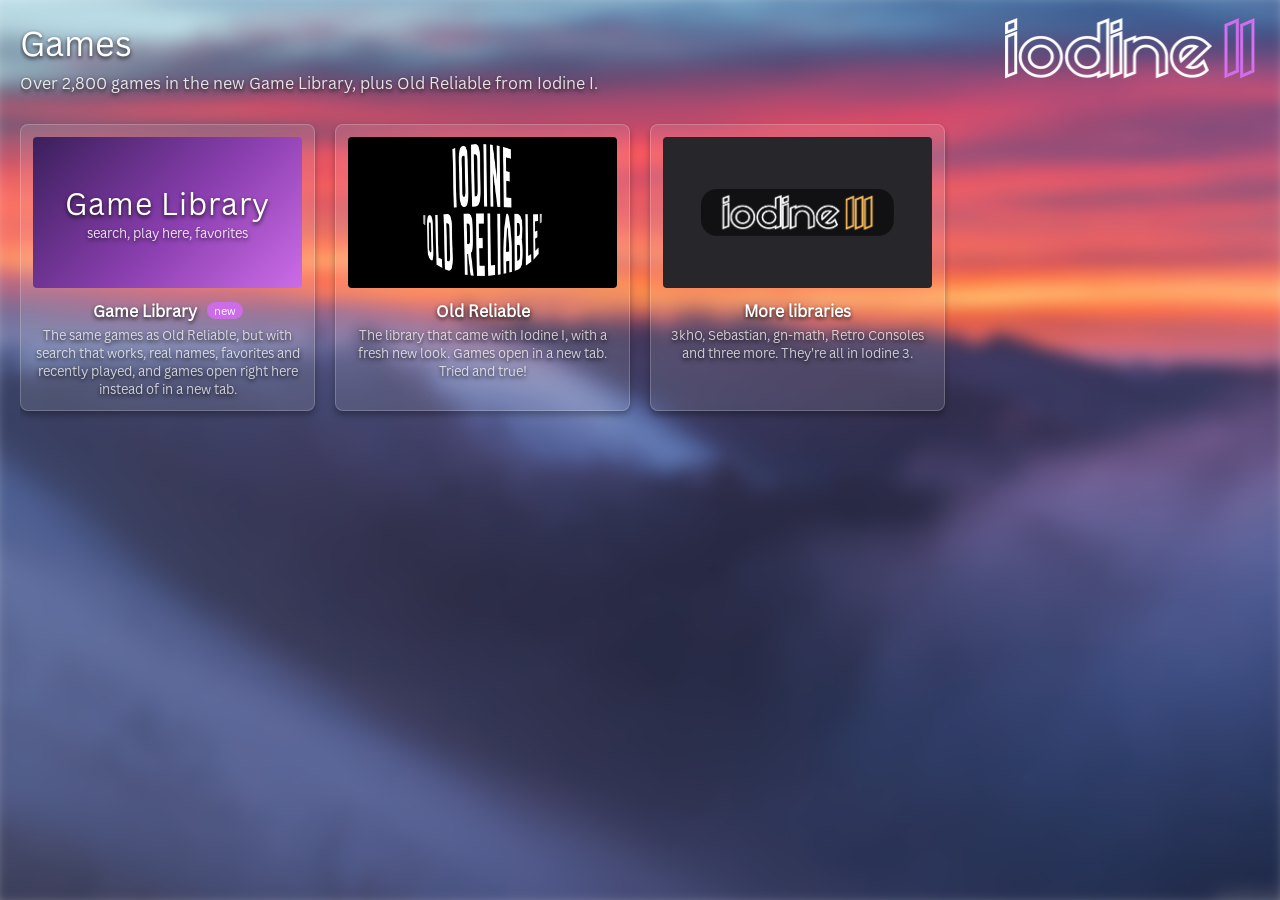
<file: Iodine 2.2/assets/games.html>
<!DOCTYPE html>
<html lang="en">
<head>
<meta charset="UTF-8">
<title>games</title>
<link rel="stylesheet" href="app.css">
<style>
  .thumb.lib {
    display: flex; align-items: center; justify-content: center; flex-direction: column;
    background: linear-gradient(135deg, #3b1f5c, #8b3fb0 55%, #cc6ce7);
    font-size: 30px; letter-spacing: 1px;
  }
  .thumb.lib small { font-size: 13px; opacity: .85; letter-spacing: 0; }
  .thumb.three { background: #26262b; display: flex; align-items: center; justify-content: center; }
  .thumb.three img { width: 72%; height: auto; aspect-ratio: auto; background: none; }
</style>
</head>
<body>
<img class="top-right-center" src="Iodine.png" alt="">
<div class="bg-img"></div>
<div class="content">
  <h1>Games</h1>
  <p>Over 2,800 games in the new Game Library, plus Old Reliable from Iodine I.</p>

  <div class="grid-container">
    <a href="library.html" class="game-link">
      <div class="game-box">
        <div class="thumb lib">Game Library<small>search, play here, favorites</small></div>
        <div class="title">Game Library <span class="badge">new</span></div>
        <div class="caption">The same games as Old Reliable, but with search that works, real names, favorites and recently played, and games open right here instead of in a new tab.</div>
      </div>
    </a>
    <a href="oldreliable.html" class="game-link">
      <div class="game-box">
        <img src="iodinethumb.png" alt="">
        <div class="title">Old Reliable</div>
        <div class="caption">The library that came with Iodine I, with a fresh new look. Games open in a new tab. Tried and true!</div>
      </div>
    </a>
    <a class="game-link" id="more" tabindex="0" role="button">
      <div class="game-box">
        <div class="thumb three"><img src="iodine3.png" alt="iodine III"></div>
        <div class="title">More libraries</div>
        <div class="caption">3kh0, Sebastian, gn-math, Retro Consoles and three more. They're all in Iodine 3.</div>
      </div>
    </a>
  </div>
</div>
<script>
  (function () {
    var more = document.getElementById('more');
    function go() {
      if (parent && parent.iodineShowUpgrade) parent.iodineShowUpgrade();
      else window.open(parent.IODINE3_URL || 'https://uiwrwedby83.wasmer.app/', '_blank');
    }
    more.addEventListener('click', go);
    more.addEventListener('keydown', function (e) { if (e.key === 'Enter' || e.key === ' ') { e.preventDefault(); go(); } });
  })();
</script>
</body>
</html>
</file>
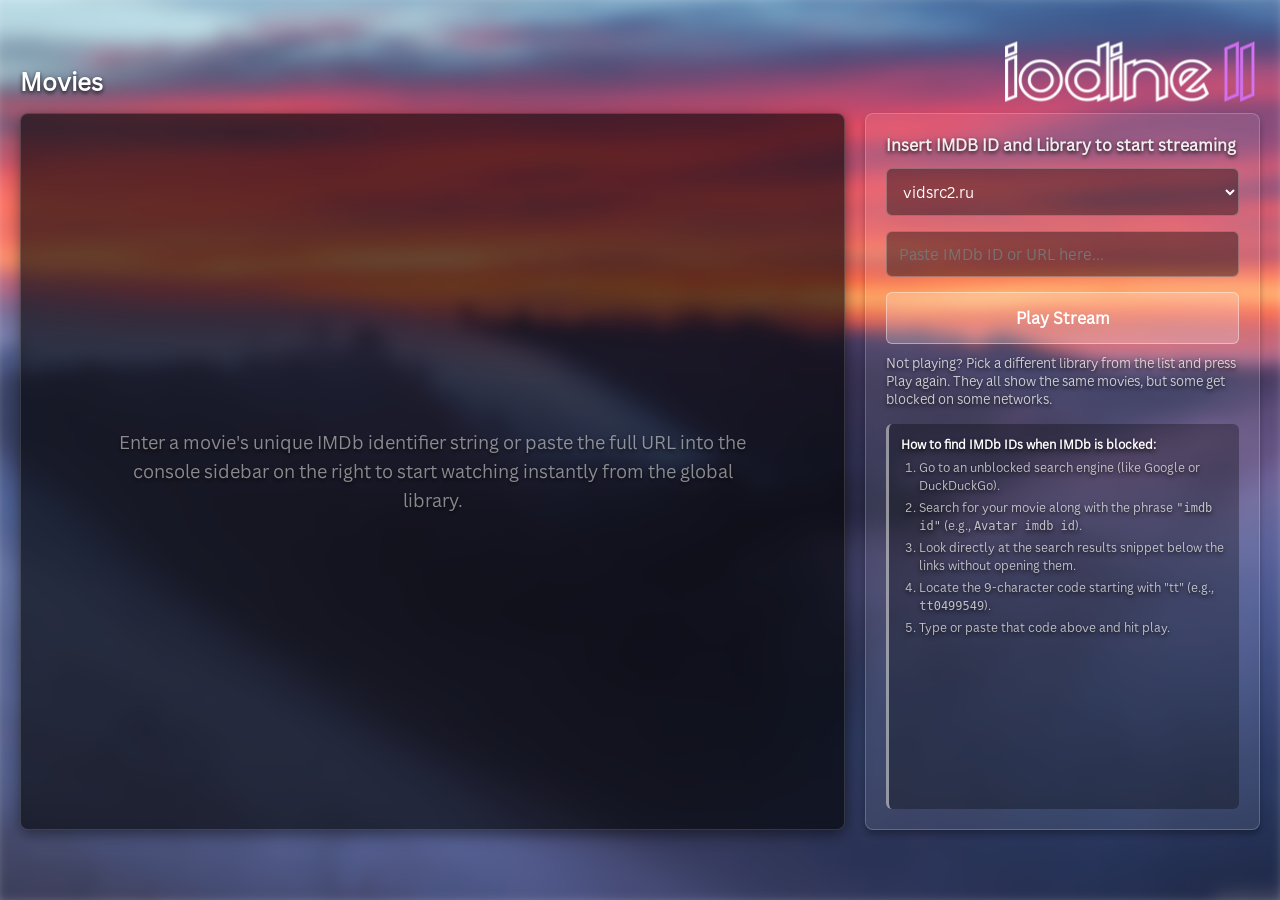
<file: Iodine 2.2/assets/movies.html>
<!DOCTYPE html>
<html lang="en">
<head>
<meta charset="UTF-8">
<title>Movies</title>
<style>
  @font-face {
    font-family: 'Canva Sans';
    src: url('CanvaSans-Regular.otf') format('opentype');
    font-weight: normal;
    font-style: normal;
  }

  .top-right-center {
      position: absolute;
      top: 8%;
      right: 25px;
      transform: translateY(-50%);
      width: 250px;
      display: flex;
      justify-content: flex-end;
  }

  body, html {
    height: 100%;
    margin: 0;
    font-family: 'Canva Sans', sans-serif;
    overflow: hidden;
  }
  
  .bg-img {
    position: fixed;
    top: -10px;
    left: -10px;
    right: -10px;
    bottom: -10px;
    background-image: url('background.gif');
    background-position: center;
    background-repeat: no-repeat;
    background-size: cover;
    filter: blur(8px);
    z-index: -1;
  }
  
  .content {
    color: white;
    position: absolute;
    top: 65px;
    left: 20px;
    right: 20px;
    bottom: 70px; 
    text-shadow: 0 2px 4px rgba(0,0,0,0.8);
    display: flex;
    flex-direction: column;
  }

  .content h1 {
    margin: 0 0 5px 0;
    font-size: 24px;
  }

  .vlc-layout {
    display: flex;
    gap: 20px;
    flex: 1;
    min-height: 0; 
    margin-top: 10px;
  }

  .player-panel {
    flex: 7;
    background: rgba(0, 0, 0, 0.6);
    backdrop-filter: blur(4px);
    border: 1px solid rgba(255, 255, 255, 0.15);
    border-radius: 8px;
    display: flex;
    justify-content: center;
    align-items: center;
    position: relative;
    overflow: hidden;
    box-shadow: 0 4px 15px rgba(0,0,0,0.5);
  }

  .player-panel iframe {
    width: 100%;
    height: 100%;
    border: none;
    display: none;
  }

  .player-panel iframe.active {
    display: block;
  }

  .placeholder-text {
    color: rgba(255, 255, 255, 0.5);
    font-size: 18px;
    text-align: center;
    position: absolute;
    max-width: 80%;
    line-height: 1.6;
  }

  .sidebar-panel {
    flex: 3;
    background: rgba(255, 255, 255, 0.08);
    backdrop-filter: blur(4px);
    border: 1px solid rgba(255, 255, 255, 0.2);
    border-radius: 8px;
    display: flex;
    flex-direction: column;
    padding: 20px;
    box-shadow: 0 4px 6px rgba(0, 0, 0, 0.3);
    min-height: 0;
  }

  .sidebar-title {
    font-size: 16px;
    font-weight: bold;
    margin-bottom: 12px;
    color: rgba(255, 255, 255, 0.9);
  }

  .input-group {
    display: flex;
    flex-direction: column;
    gap: 15px;
    flex-shrink: 0;
  }

  .search-input, .domain-select {
    width: 100%;
    padding: 12px;
    font-size: 15px;
    font-family: 'Canva Sans', sans-serif;
    background: rgba(0, 0, 0, 0.4);
    border: 1px solid rgba(255, 255, 255, 0.25);
    border-radius: 6px;
    color: white;
    outline: none;
    box-sizing: border-box;
    transition: border-color 0.3s ease;
  }

  .domain-select option {
    background: #1a1a1a;
    color: white;
  }

  .search-input:focus, .domain-select:focus {
    border-color: rgba(255, 255, 255, 0.7);
  }

  .play-btn {
    width: 100%;
    padding: 14px;
    font-size: 16px;
    font-weight: bold;
    font-family: 'Canva Sans', sans-serif;
    background: rgba(255, 255, 255, 0.2);
    color: white;
    border: 1px solid rgba(255, 255, 255, 0.4);
    border-radius: 6px;
    cursor: pointer;
    transition: background 0.2s, border-color 0.2s;
  }

  .play-btn:hover {
    background: rgba(255, 255, 255, 0.35);
    border-color: rgba(255, 255, 255, 0.8);
  }

  .instructions-box {
    margin-top: 15px;
    background: rgba(0, 0, 0, 0.3);
    border-radius: 6px;
    padding: 12px;
    font-size: 12px;
    color: rgba(255, 255, 255, 0.7);
    line-height: 1.5;
    border-left: 3px solid rgba(255, 255, 255, 0.5);
    overflow-y: auto;
    flex: 1;
  }

  .instructions-box::-webkit-scrollbar {
    width: 4px;
  }

  .instructions-box::-webkit-scrollbar-thumb {
    background: rgba(255, 255, 255, 0.2);
    border-radius: 2px;
  }

  .instructions-box strong {
    color: #fff;
  }

  .instructions-box ol {
    margin: 5px 0 0 0;
    padding-left: 18px;
  }

  .instructions-box li {
    margin-bottom: 4px;
  }
</style>
</head>
<body>
  <img class="top-right-center" src="Iodine.png" alt="If you see this, something is wrong with Iodine">
<div class="bg-img"></div>

<div class="content">
  <h1>Movies</h1>
  
  <div class="vlc-layout">
    
    <div class="player-panel" id="playerPanel">
      <div class="placeholder-text" id="placeholder">
        Enter a movie's unique IMDb identifier string or paste the full URL into the console sidebar on the right to start watching instantly from the global library.
      </div>
      <iframe id="videoPlayer" allowfullscreen></iframe>
    </div>
    
    <div class="sidebar-panel">
      <div class="sidebar-title">Insert IMDB ID and Library to start streaming</div>
      <div class="input-group">
        <select id="domainSelect" class="domain-select">
          <option value="vidsrc2.ru">vidsrc2.ru</option>
          <option value="vidsrc.ir">vidsrc.ir</option>
          <option value="vidsrcme.ru">vidsrcme.ru</option>
          <option value="vidsrcme.su">vidsrcme.su</option>
          <option value="vidsrc-me.ru">vidsrc-me.ru</option>
          <option value="vidsrc-me.su">vidsrc-me.su</option>
          <option value="vidsrc-embed.ru">vidsrc-embed.ru</option>
          <option value="vidsrc-embed.su">vidsrc-embed.su</option>
          <option value="vsrc.su">vsrc.su</option>
          <option value="vidsrc.io">vidsrc.io</option>
          <option value="vidsrc.bz">vidsrc.bz</option>
          <option value="vidsrc.gd">vidsrc.gd</option>
          <option value="vidsrc.do">vidsrc.do</option>
          <option value="vidsrc.tw">vidsrc.tw</option>
        </select>
        <input type="text" id="vlcSearch" class="search-input" placeholder="Paste IMDb ID or URL here...">
        <button id="playBtn" class="play-btn">Play Stream</button>
      </div>
      <p style="font-size:13px;color:rgba(255,255,255,.75);margin:10px 0 0;line-height:1.4">Not playing? Pick a different library from the list and press Play again. They all show the same movies, but some get blocked on some networks.</p>

      <div class="instructions-box">
        <strong>How to find IMDb IDs when IMDb is blocked:</strong>
        <ol>
          <li>Go to an unblocked search engine (like Google or DuckDuckGo).</li>
          <li>Search for your movie along with the phrase <code>"imdb id"</code> (e.g., <code>Avatar imdb id</code>).</li>
          <li>Look directly at the search results snippet below the links without opening them.</li>
          <li>Locate the 9-character code starting with "tt" (e.g., <code>tt0499549</code>).</li>
          <li>Type or paste that code above and hit play.</li>
        </ol>
      </div>
    </div>

  </div>
</div>

<script>
  const searchInput = document.getElementById('vlcSearch');
  const domainSelect = document.getElementById('domainSelect');
  const playBtn = document.getElementById('playBtn');
  const videoPlayer = document.getElementById('videoPlayer');
  const placeholder = document.getElementById('placeholder');

  function extractImdbId(inputStr) {
    const cleanInput = inputStr.trim();
    const match = cleanInput.match(/tt\d{5,}/i);
    /* match is a list - the ID is its first item. 2.1 called
       .toLowerCase() on the list itself, which threw, so pressing Play
       never did anything. */
    return match ? match[0].toLowerCase() : cleanInput;
  }

  function launchStream() {
    const rawValue = searchInput.value;
    if (!rawValue) return;

    const imdbId = extractImdbId(rawValue);
    const chosenDomain = domainSelect.value;

    if (imdbId.startsWith('tt')) {
      placeholder.style.display = 'none';
      videoPlayer.src = `https://${chosenDomain}/embed/movie/${imdbId}`;
      videoPlayer.classList.add('active');
    } else {
      placeholder.style.display = '';
      placeholder.textContent = "That doesn't look like an IMDb ID. It starts with \"tt\" and then numbers, like tt0499549. You can also paste the whole IMDb link.";
      videoPlayer.classList.remove('active');
      videoPlayer.removeAttribute('src');
    }
  }

  playBtn.addEventListener('click', launchStream);

  searchInput.addEventListener('keypress', (e) => {
    if (e.key === 'Enter') {
      launchStream();
    }
  });
</script>
</body>
</html>
</file>
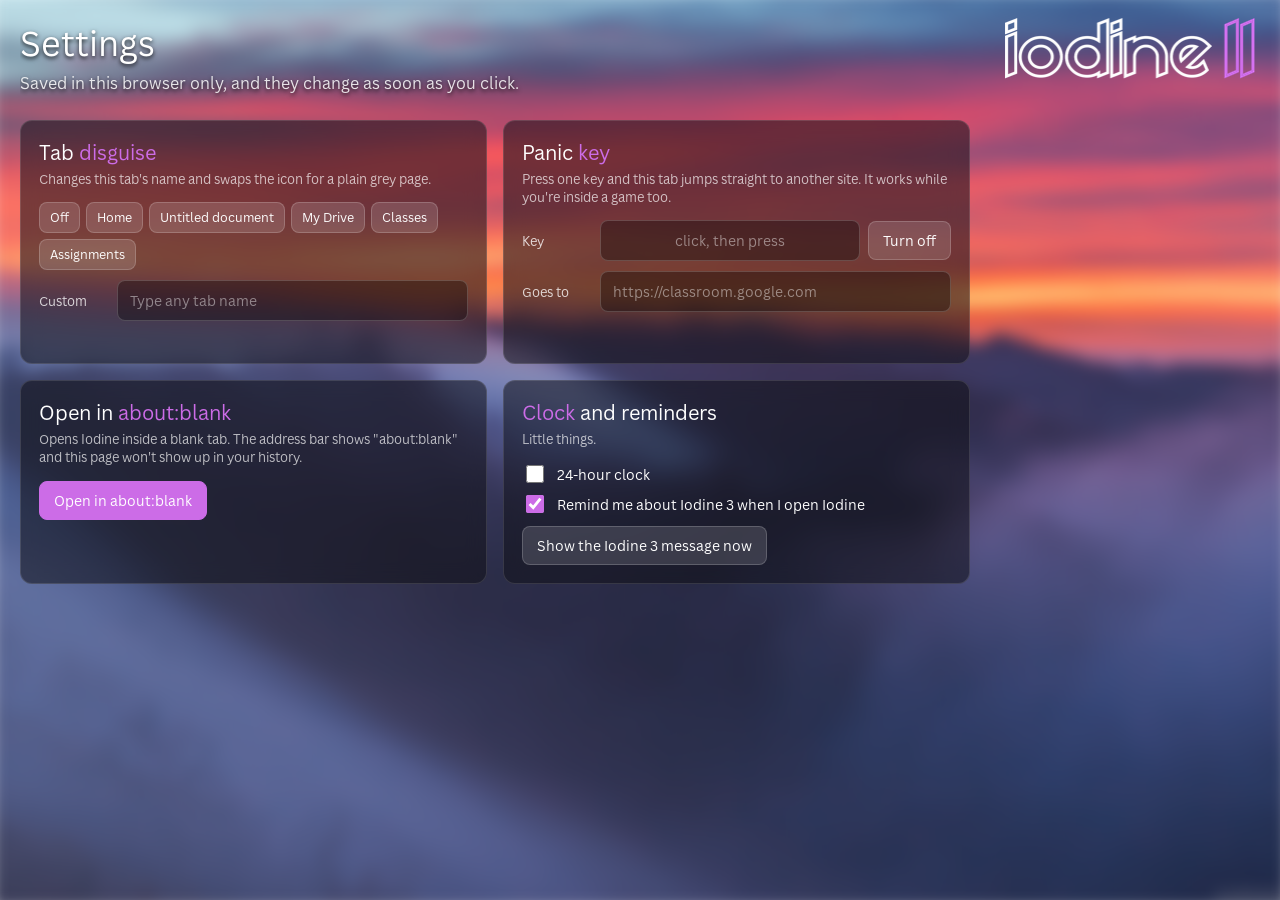
<file: Iodine 2.2/assets/settings.html>
<!DOCTYPE html>
<html lang="en">
<head>
<meta charset="UTF-8">
<title>Settings</title>
<link rel="stylesheet" href="app.css">
<style>
  .cards { display: grid; grid-template-columns: repeat(auto-fill, minmax(320px, 1fr)); gap: 16px; margin-top: 26px; max-width: calc(100% - 290px); }
  .card { padding: 18px; }
  .card h2 { margin: 0 0 4px; font-weight: normal; font-size: 20px; }
  .card h2 b { color: var(--accent); font-weight: normal; }
  .card .why { font-size: 13px; color: rgba(255,255,255,.7); margin: 0 0 14px; line-height: 1.4; }
  .row { display: flex; gap: 8px; align-items: center; margin-top: 10px; flex-wrap: wrap; }
  .row label { font-size: 13px; color: rgba(255,255,255,.8); min-width: 70px; }
  .row .field { flex: 1; min-width: 140px; }
  .presets { display: flex; flex-wrap: wrap; gap: 6px; }
  .presets .btn { font-size: 12.5px; padding: 6px 10px; }
  .keybox { width: 110px; text-align: center; cursor: pointer; }
  .keybox.listening { border-color: var(--accent); }
  .toggle { display: flex; align-items: center; gap: 10px; font-size: 14px; cursor: pointer; margin-top: 6px; }
  .toggle input { width: 18px; height: 18px; accent-color: var(--accent); }
  .saved { font-size: 12.5px; color: #8ff0a4; min-height: 16px; margin-top: 8px; }
  @media (max-width: 800px) { .cards { max-width: none; } }
</style>
</head>
<body>
<img class="top-right-center" src="Iodine.png" alt="">
<div class="bg-img"></div>
<div class="content">
  <h1>Settings</h1>
  <p>Saved in this browser only, and they change as soon as you click.</p>

  <div class="cards">
    <section class="card panel">
      <h2>Tab <b>disguise</b></h2>
      <p class="why">Changes this tab's name and swaps the icon for a plain grey page.</p>
      <div class="presets" id="presets">
        <button class="btn" data-t="">Off</button>
        <button class="btn" data-t="Home">Home</button>
        <button class="btn" data-t="Untitled document">Untitled document</button>
        <button class="btn" data-t="My Drive">My Drive</button>
        <button class="btn" data-t="Classes">Classes</button>
        <button class="btn" data-t="Assignments">Assignments</button>
      </div>
      <div class="row">
        <label for="title">Custom</label>
        <input class="field" id="title" placeholder="Type any tab name" maxlength="60">
      </div>
      <div class="saved" id="saved-cloak"></div>
    </section>

    <section class="card panel">
      <h2>Panic <b>key</b></h2>
      <p class="why">Press one key and this tab jumps straight to another site. It works while you're inside a game too.</p>
      <div class="row">
        <label>Key</label>
        <input class="field keybox" id="key" readonly placeholder="click, then press">
        <button class="btn" id="key-clear">Turn off</button>
      </div>
      <div class="row">
        <label for="url">Goes to</label>
        <input class="field" id="url" placeholder="https://classroom.google.com">
      </div>
      <div class="saved" id="saved-panic"></div>
    </section>

    <section class="card panel">
      <h2>Open in <b>about:blank</b></h2>
      <p class="why">Opens Iodine inside a blank tab. The address bar shows "about:blank" and this page won't show up in your history.</p>
      <button class="btn primary" id="blank">Open in about:blank</button>
      <div class="saved" id="saved-blank"></div>
    </section>

    <section class="card panel">
      <h2><b>Clock</b> and reminders</h2>
      <p class="why">Little things.</p>
      <label class="toggle"><input type="checkbox" id="clock24"> 24-hour clock</label>
      <label class="toggle"><input type="checkbox" id="upgrade-remind"> Remind me about Iodine 3 when I open Iodine</label>
      <div class="row"><button class="btn" id="show-upgrade">Show the Iodine 3 message now</button></div>
    </section>
  </div>
</div>

<script>
(function () {
  'use strict';
  function load(key, fallback) {
    try { var r = localStorage.getItem('iodine22_' + key); return r === null ? fallback : JSON.parse(r); }
    catch (e) { return fallback; }
  }
  function save(key, v) { try { localStorage.setItem('iodine22_' + key, JSON.stringify(v)); } catch (e) {} }

  var s = load('settings', {});
  var $ = function (id) { return document.getElementById(id); };

  function commit(note, where) {
    save('settings', s);
    if (parent && parent.iodineApplySettings) parent.iodineApplySettings();
    if (where) {
      $(where).textContent = note || 'Saved.';
      clearTimeout(commit[where]);
      commit[where] = setTimeout(function () { $(where).textContent = ''; }, 2200);
    }
  }

  /* tab disguise */
  $('title').value = s.cloakTitle || '';
  Array.prototype.forEach.call(document.querySelectorAll('#presets .btn'), function (b) {
    b.addEventListener('click', function () {
      s.cloakTitle = b.getAttribute('data-t');
      $('title').value = s.cloakTitle;
      commit(s.cloakTitle ? 'This tab is now called "' + s.cloakTitle + '".' : 'Disguise off.', 'saved-cloak');
    });
  });
  $('title').addEventListener('input', function () {
    s.cloakTitle = $('title').value.trim();
    commit(s.cloakTitle ? 'Saved.' : 'Disguise off.', 'saved-cloak');
  });

  /* panic key */
  var keyBox = $('key');
  function showKey() { keyBox.value = s.panicKey ? (s.panicKey === ' ' ? 'Space' : s.panicKey) : ''; }
  showKey();
  $('url').value = s.panicUrl || '';
  keyBox.addEventListener('focus', function () { keyBox.classList.add('listening'); keyBox.placeholder = 'press a key...'; });
  keyBox.addEventListener('blur', function () { keyBox.classList.remove('listening'); keyBox.placeholder = 'click, then press'; });
  keyBox.addEventListener('keydown', function (e) {
    e.preventDefault();
    if (e.key === 'Tab' || e.key === 'Shift' || e.key === 'Control' || e.key === 'Alt' || e.key === 'Meta') return;
    if (e.key === 'Escape') { keyBox.blur(); return; }
    s.panicKey = e.key;
    showKey();
    keyBox.blur();
    commit('Panic key is now ' + keyBox.value + '.', 'saved-panic');
  });
  $('key-clear').addEventListener('click', function () {
    s.panicKey = '';
    showKey();
    commit('Panic key off.', 'saved-panic');
  });
  $('url').addEventListener('change', function () {
    var v = $('url').value.trim();
    if (v && !/^https?:\/\//i.test(v)) v = 'https://' + v;
    $('url').value = v;
    s.panicUrl = v;
    commit('Saved.', 'saved-panic');
  });

  /* about:blank */
  $('blank').addEventListener('click', function () {
    var w = window.open('about:blank', '_blank');
    if (!w) { $('saved-blank').textContent = 'Your browser blocked the new tab. Allow pop-ups for this site and try again.'; return; }
    var site = (parent && parent !== window ? parent.location.href : location.href).split('#')[0];
    w.document.title = s.cloakTitle || 'about:blank';
    var f = w.document.createElement('iframe');
    f.src = site;
    f.style.cssText = 'position:fixed;inset:0;width:100%;height:100%;border:0;margin:0';
    f.allow = 'fullscreen; autoplay; clipboard-write; gamepad';
    w.document.body.style.margin = '0';
    w.document.body.appendChild(f);
    $('saved-blank').textContent = 'Opened. You can close this tab now.';
  });

  /* clock + reminder */
  $('clock24').checked = !!s.clock24;
  $('clock24').addEventListener('change', function () { s.clock24 = $('clock24').checked; commit(); });
  $('upgrade-remind').checked = !load('hideUpgrade', false);
  $('upgrade-remind').addEventListener('change', function () { save('hideUpgrade', !$('upgrade-remind').checked); });
  $('show-upgrade').addEventListener('click', function () {
    if (parent && parent.iodineShowUpgrade) parent.iodineShowUpgrade();
  });
})();
</script>
</body>
</html>
</file>
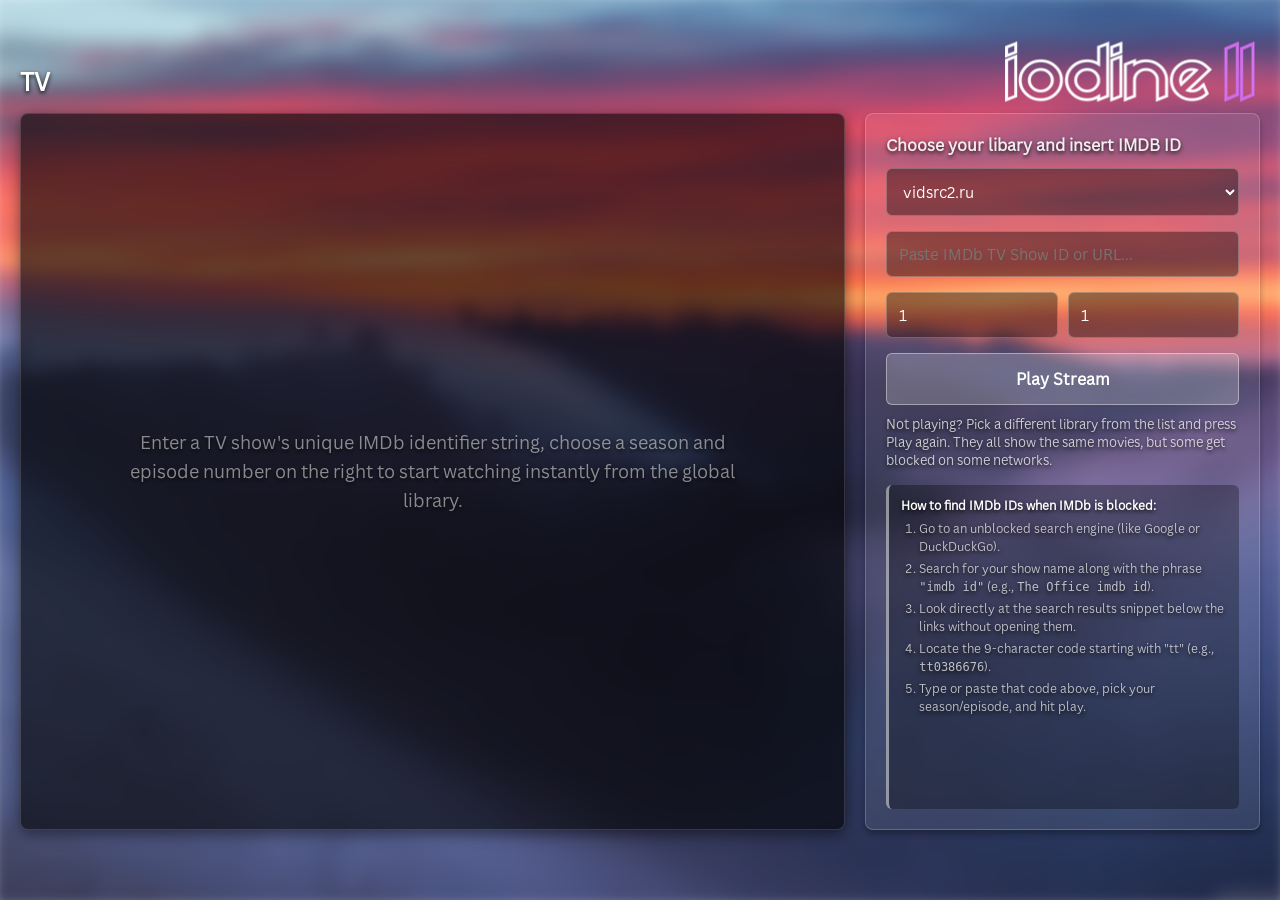
<file: Iodine 2.2/assets/tv.html>
<!DOCTYPE html>
<html lang="en">
<head>
<meta charset="UTF-8">
<title>TV</title>
<style>
  @font-face {
    font-family: 'Canva Sans';
    src: url('CanvaSans-Regular.otf') format('opentype');
    font-weight: normal;
    font-style: normal;
  }

  .top-right-center {
      position: absolute;
      top: 8%;
      right: 25px;
      transform: translateY(-50%);
      width: 250px;
      display: flex;
      justify-content: flex-end;
  }

  body, html {
    height: 100%;
    margin: 0;
    font-family: 'Canva Sans', sans-serif;
    overflow: hidden;
  }
  
  .bg-img {
    position: fixed;
    top: -10px;
    left: -10px;
    right: -10px;
    bottom: -10px;
    background-image: url('background.gif');
    background-position: center;
    background-repeat: no-repeat;
    background-size: cover;
    filter: blur(8px);
    z-index: -1;
  }
  
  .content {
    color: white;
    position: absolute;
    top: 65px;
    left: 20px;
    right: 20px;
    bottom: 70px; 
    text-shadow: 0 2px 4px rgba(0,0,0,0.8);
    display: flex;
    flex-direction: column;
  }

  .content h1 {
    margin: 0 0 5px 0;
    font-size: 24px;
  }

  .vlc-layout {
    display: flex;
    gap: 20px;
    flex: 1;
    min-height: 0; 
    margin-top: 10px;
  }

  .player-panel {
    flex: 7;
    background: rgba(0, 0, 0, 0.6);
    backdrop-filter: blur(4px);
    border: 1px solid rgba(255, 255, 255, 0.15);
    border-radius: 8px;
    display: flex;
    justify-content: center;
    align-items: center;
    position: relative;
    overflow: hidden;
    box-shadow: 0 4px 15px rgba(0,0,0,0.5);
  }

  .player-panel iframe {
    width: 100%;
    height: 100%;
    border: none;
    display: none;
  }

  .player-panel iframe.active {
    display: block;
  }

  .placeholder-text {
    color: rgba(255, 255, 255, 0.5);
    font-size: 18px;
    text-align: center;
    position: absolute;
    max-width: 80%;
    line-height: 1.6;
  }

  .sidebar-panel {
    flex: 3;
    background: rgba(255, 255, 255, 0.08);
    backdrop-filter: blur(4px);
    border: 1px solid rgba(255, 255, 255, 0.2);
    border-radius: 8px;
    display: flex;
    flex-direction: column;
    padding: 20px;
    box-shadow: 0 4px 6px rgba(0, 0, 0, 0.3);
    min-height: 0;
  }

  .sidebar-title {
    font-size: 16px;
    font-weight: bold;
    margin-bottom: 12px;
    color: rgba(255, 255, 255, 0.9);
  }

  .input-group {
    display: flex;
    flex-direction: column;
    gap: 15px;
    flex-shrink: 0;
  }

  .search-input, .domain-select, .episode-input {
    width: 100%;
    padding: 12px;
    font-size: 15px;
    font-family: 'Canva Sans', sans-serif;
    background: rgba(0, 0, 0, 0.4);
    border: 1px solid rgba(255, 255, 255, 0.25);
    border-radius: 6px;
    color: white;
    outline: none;
    box-sizing: border-box;
    transition: border-color 0.3s ease;
  }

  .episode-row {
    display: flex;
    gap: 10px;
  }

  .domain-select option {
    background: #1a1a1a;
    color: white;
  }

  .search-input:focus, .domain-select:focus, .episode-input:focus {
    border-color: rgba(255, 255, 255, 0.7);
  }

  .play-btn {
    width: 100%;
    padding: 14px;
    font-size: 16px;
    font-weight: bold;
    font-family: 'Canva Sans', sans-serif;
    background: rgba(255, 255, 255, 0.2);
    color: white;
    border: 1px solid rgba(255, 255, 255, 0.4);
    border-radius: 6px;
    cursor: pointer;
    transition: background 0.2s, border-color 0.2s;
  }

  .play-btn:hover {
    background: rgba(255, 255, 255, 0.35);
    border-color: rgba(255, 255, 255, 0.8);
  }

  .instructions-box {
    margin-top: 15px;
    background: rgba(0, 0, 0, 0.3);
    border-radius: 6px;
    padding: 12px;
    font-size: 12px;
    color: rgba(255, 255, 255, 0.7);
    line-height: 1.5;
    border-left: 3px solid rgba(255, 255, 255, 0.5);
    overflow-y: auto;
    flex: 1;
  }

  .instructions-box::-webkit-scrollbar {
    width: 4px;
  }

  .instructions-box::-webkit-scrollbar-thumb {
    background: rgba(255, 255, 255, 0.2);
    border-radius: 2px;
  }

  .instructions-box strong {
    color: #fff;
  }

  .instructions-box ol {
    margin: 5px 0 0 0;
    padding-left: 18px;
  }

  .instructions-box li {
    margin-bottom: 4px;
  }
</style>
</head>
<body>
  <img class="top-right-center" src="Iodine.png" alt="If you see this, something is wrong with Iodine">
<div class="bg-img"></div>

<div class="content">
  <h1>TV</h1>
  
  <div class="vlc-layout">
    
    <div class="player-panel" id="playerPanel">
      <div class="placeholder-text" id="placeholder">
        Enter a TV show's unique IMDb identifier string, choose a season and episode number on the right to start watching instantly from the global library.
      </div>
      <iframe id="videoPlayer" allowfullscreen></iframe>
    </div>
    
    <div class="sidebar-panel">
      <div class="sidebar-title">Choose your libary and insert IMDB ID</div>
      <div class="input-group">
        <select id="domainSelect" class="domain-select">
          <option value="vidsrc2.ru">vidsrc2.ru</option>
          <option value="vidsrc.ir">vidsrc.ir</option>
          <option value="vidsrcme.ru">vidsrcme.ru</option>
          <option value="vidsrcme.su">vidsrcme.su</option>
          <option value="vidsrc-me.ru">vidsrc-me.ru</option>
          <option value="vidsrc-me.su">vidsrc-me.su</option>
          <option value="vidsrc-embed.ru">vidsrc-embed.ru</option>
          <option value="vidsrc-embed.su">vidsrc-embed.su</option>
          <option value="vsrc.su">vsrc.su</option>
          <option value="vidsrc.io">vidsrc.io</option>
          <option value="vidsrc.bz">vidsrc.bz</option>
          <option value="vidsrc.gd">vidsrc.gd</option>
          <option value="vidsrc.do">vidsrc.do</option>
          <option value="vidsrc.tw">vidsrc.tw</option>
        </select>
        <input type="text" id="vlcSearch" class="search-input" placeholder="Paste IMDb TV Show ID or URL...">
        <div class="episode-row">
          <input type="number" id="seasonInput" class="episode-input" placeholder="Season" value="1" min="1">
          <input type="number" id="episodeInput" class="episode-input" placeholder="Episode" value="1" min="1">
        </div>
        <button id="playBtn" class="play-btn">Play Stream</button>
      </div>
      <p style="font-size:13px;color:rgba(255,255,255,.75);margin:10px 0 0;line-height:1.4">Not playing? Pick a different library from the list and press Play again. They all show the same movies, but some get blocked on some networks.</p>

      <div class="instructions-box">
        <strong>How to find IMDb IDs when IMDb is blocked:</strong>
        <ol>
          <li>Go to an unblocked search engine (like Google or DuckDuckGo).</li>
          <li>Search for your show name along with the phrase <code>"imdb id"</code> (e.g., <code>The Office imdb id</code>).</li>
          <li>Look directly at the search results snippet below the links without opening them.</li>
          <li>Locate the 9-character code starting with "tt" (e.g., <code>tt0386676</code>).</li>
          <li>Type or paste that code above, pick your season/episode, and hit play.</li>
        </ol>
      </div>
    </div>

  </div>
</div>

<script>
  const searchInput = document.getElementById('vlcSearch');
  const seasonInput = document.getElementById('seasonInput');
  const episodeInput = document.getElementById('episodeInput');
  const domainSelect = document.getElementById('domainSelect');
  const playBtn = document.getElementById('playBtn');
  const videoPlayer = document.getElementById('videoPlayer');
  const placeholder = document.getElementById('placeholder');

  function extractImdbId(inputStr) {
    const cleanInput = inputStr.trim();
    const match = cleanInput.match(/tt\d{5,}/i);
    /* match is a list - the ID is its first item. 2.1 called
       .toLowerCase() on the list itself, which threw, so pressing Play
       never did anything. */
    return match ? match[0].toLowerCase() : cleanInput;
  }

  function launchStream() {
    const rawValue = searchInput.value;
    if (!rawValue) return;

    const imdbId = extractImdbId(rawValue);
    const chosenDomain = domainSelect.value;
    const season = seasonInput.value || 1;
    const episode = episodeInput.value || 1;

    if (imdbId.startsWith('tt')) {
      placeholder.style.display = 'none';
      videoPlayer.src = `https://${chosenDomain}/embed/tv/${imdbId}/${season}/${episode}`;
      videoPlayer.classList.add('active');
    } else {
      placeholder.style.display = '';
      placeholder.textContent = "That doesn't look like an IMDb ID. It starts with \"tt\" and then numbers, like tt0499549. You can also paste the whole IMDb link.";
      videoPlayer.classList.remove('active');
      videoPlayer.removeAttribute('src');
    }
  }

  playBtn.addEventListener('click', launchStream);

  searchInput.addEventListener('keypress', (e) => {
    if (e.key === 'Enter') {
      launchStream();
    }
  });
  seasonInput.addEventListener('keypress', (e) => {
    if (e.key === 'Enter') launchStream();
  });
  episodeInput.addEventListener('keypress', (e) => {
    if (e.key === 'Enter') launchStream();
  });
</script>
</body>
</html>
</file>
<file: Iodine 2.2/assets/app.css>
/* Iodine 2.2 - the look every app page shares (it used to be copied
   into each page by hand). */
@font-face {
  font-family: 'Canva Sans';
  src: url('CanvaSans-Regular.otf') format('opentype');
}

:root { --accent: #cc6ce7; }

* { box-sizing: border-box; }

body, html {
  height: 100%;
  margin: 0;
  font-family: 'Canva Sans', system-ui, sans-serif;
  color: #fff;
}

.bg-img {
  position: fixed;
  inset: -10px;
  background: #0b0713 url('background.gif') center / cover no-repeat;
  filter: blur(8px);
  z-index: -1;
}

.top-right-center {
  position: absolute;
  top: 18px;
  right: 25px;
  width: 250px;
  pointer-events: none;
}

.content {
  position: absolute;
  top: 20px;
  left: 20px;
  right: 20px;
  bottom: 0;
  padding-bottom: 70px;             /* room for the taskbar */
  overflow-y: auto;
  text-shadow: 0 2px 4px rgba(0, 0, 0, 0.8);
  scrollbar-width: thin;
}
.content h1 { margin: 0 0 6px; font-weight: normal; font-size: 34px; }
.content > p { margin: 0; color: rgba(255, 255, 255, 0.85); max-width: calc(100% - 290px); }

.grid-container {
  display: grid;
  grid-template-columns: repeat(auto-fill, minmax(280px, 1fr));
  gap: 20px;
  margin-top: 30px;
}

.game-link { text-decoration: none; color: inherit; display: block; cursor: pointer; }

.game-box {
  background: rgba(255, 255, 255, 0.1);
  backdrop-filter: blur(4px);
  -webkit-backdrop-filter: blur(4px);
  border: 1px solid rgba(255, 255, 255, 0.2);
  border-radius: 8px;
  padding: 12px;
  text-align: center;
  box-shadow: 0 4px 6px rgba(0, 0, 0, 0.3);
  transition: transform 0.3s ease, box-shadow 0.3s ease, border-color 0.3s ease;
  height: 100%;
}
.game-link:hover .game-box, .game-link:focus-visible .game-box {
  transform: translateY(-5px);
  border-color: rgba(255, 255, 255, 0.6);
  box-shadow: 0 0 15px rgba(255, 255, 255, 0.4), 0 8px 16px rgba(0, 0, 0, 0.4);
}
.game-link:focus-visible { outline: none; }
.game-box img, .game-box .thumb {
  width: 100%;
  aspect-ratio: 16 / 9;
  object-fit: cover;
  border-radius: 4px;
  background-color: rgba(255, 255, 255, 0.2);
  display: block;
}
.game-box .title { margin-top: 12px; font-size: 16px; font-weight: bold; }
.game-box .caption { margin-top: 4px; font-size: 13px; color: rgba(255, 255, 255, 0.75); }
.badge {
  display: inline-block;
  margin-left: 6px;
  padding: 1px 7px;
  border-radius: 999px;
  background: var(--accent);
  color: #fff;
  font-size: 11px;
  font-weight: normal;
  vertical-align: 2px;
  text-shadow: none;
}

/* Glass panels and controls */
.panel {
  background: rgba(18, 18, 24, 0.55);
  backdrop-filter: blur(10px);
  -webkit-backdrop-filter: blur(10px);
  border: 1px solid rgba(255, 255, 255, 0.12);
  border-radius: 12px;
  text-shadow: none;
}

.btn {
  font: inherit;
  font-size: 14px;
  color: #fff;
  background: rgba(255, 255, 255, 0.14);
  border: 1px solid rgba(255, 255, 255, 0.18);
  border-radius: 8px;
  padding: 9px 14px;
  cursor: pointer;
  transition: background 0.2s ease, border-color 0.2s ease;
}
.btn:hover { background: rgba(255, 255, 255, 0.26); border-color: rgba(255, 255, 255, 0.4); }
.btn.primary { background: var(--accent); border-color: var(--accent); }
.btn.primary:hover { filter: brightness(1.1); }

.field {
  font: inherit;
  font-size: 14px;
  color: #fff;
  background: rgba(0, 0, 0, 0.35);
  border: 1px solid rgba(255, 255, 255, 0.18);
  border-radius: 8px;
  padding: 10px 12px;
  outline: none;
}
.field:focus { border-color: var(--accent); }
.field::placeholder { color: rgba(255, 255, 255, 0.45); }
select.field option { color: #000; }

@media (max-width: 800px) {
  .top-right-center { display: none; }
  .content > p { max-width: none; }
}
</file>
